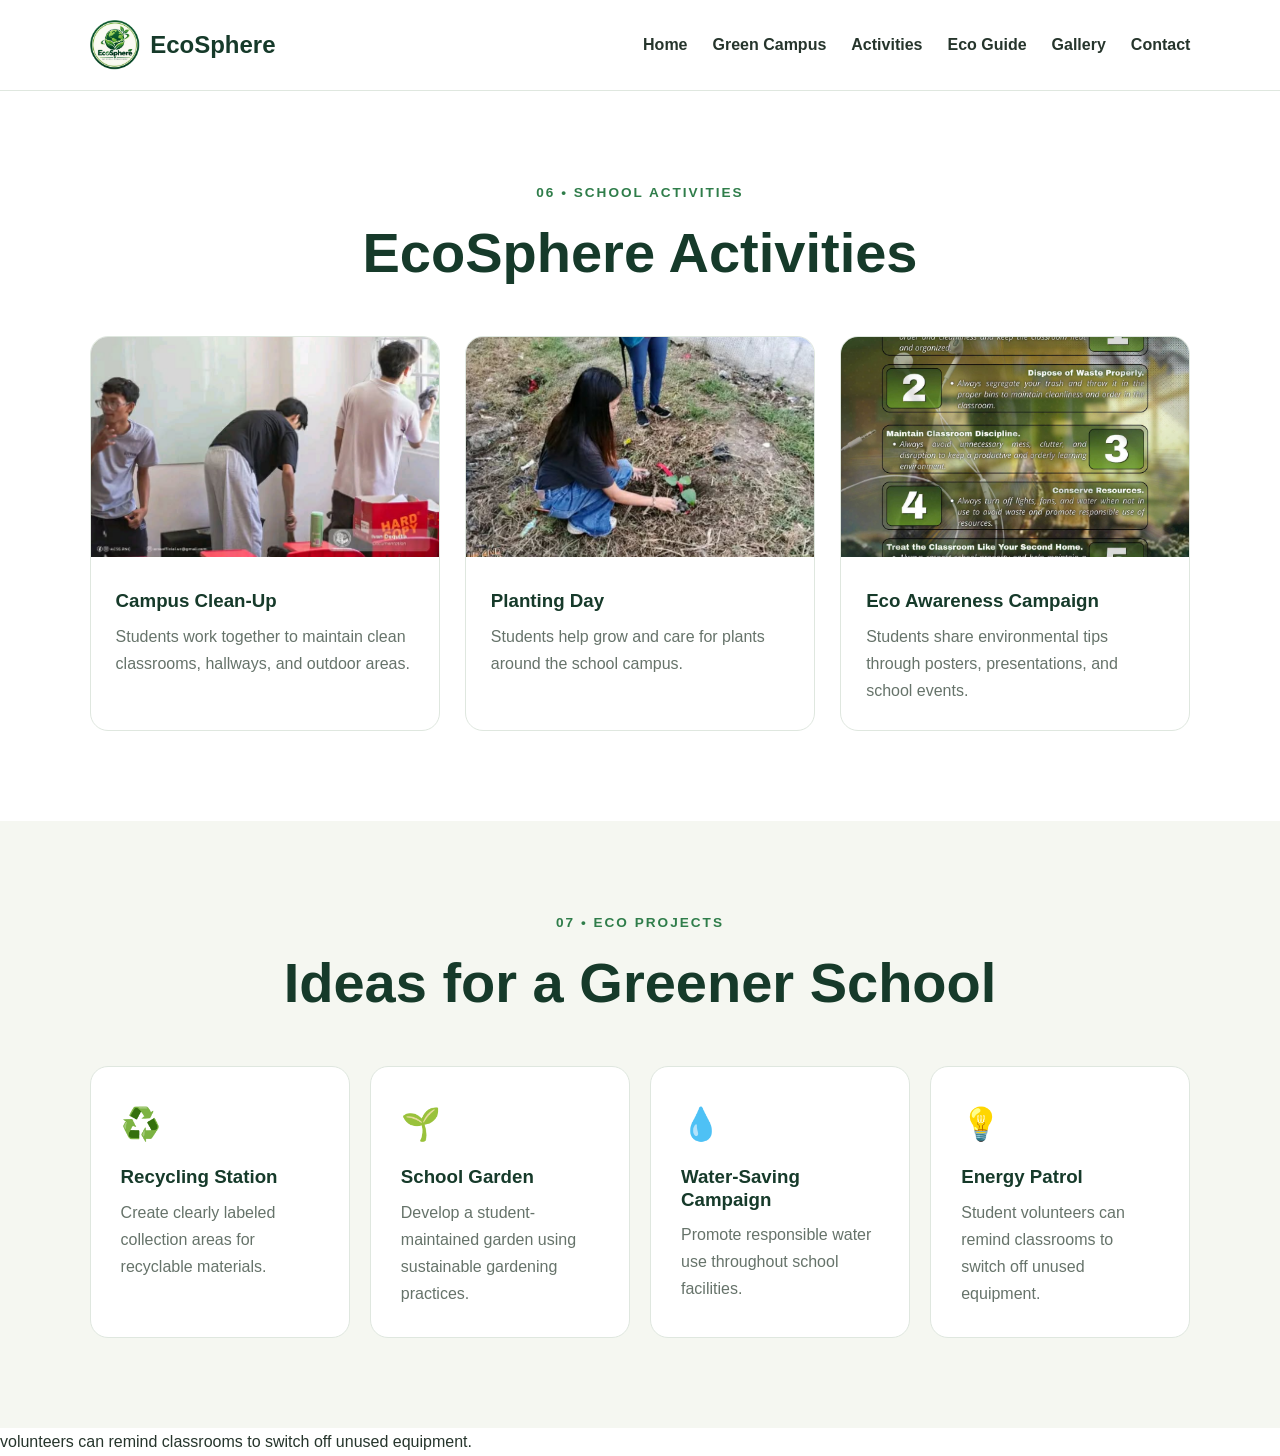
<file: activities.html>
<!DOCTYPE html>
<html lang="en">

<head>
    <meta charset="UTF-8">
    <meta name="viewport" content="width=device-width, initial-scale=1.0">

    <title>EcoSphere | Activities</title>

    <link rel="stylesheet" href="styles.css">
</head>

<body>
     
    <!-- HEADER -->

    <header class="header">

        <div class="logo">
            
                <img src="logo.png" alt="logo that resembles our website" >
            
            <h1>EcoSphere</h1>
        </div>

        <nav class="navbar">

            <a href="index.html">Home</a>
            <a href="campus.html">Green Campus</a>
            <a href="activities.html">Activities</a>
            <a href="guide.html">Eco Guide</a>
            <a href="gallery.html">Gallery</a>
            <a href="contact.html">Contact</a>

        </nav>

    </header>


<!-- ACTIVITIES -->

        <section class="section">

            <div class="section-heading">

                <p>06 • SCHOOL ACTIVITIES</p>

                <h2>EcoSphere Activities</h2>

            </div>

            <div class="activity-grid">

                <article class="activity-card">

                    <img
                        src="classroom.jpeg"
                        alt="Students participating in a community clean-up"
                    >

                    <div>

                        <h3>Campus Clean-Up</h3>

                        <p>
                            Students work together to maintain clean
                            classrooms, hallways, and outdoor areas.
                        </p>

                    </div>

                </article>


                <article class="activity-card">

                    <img
                        src="planting.jpeg"
                        alt="People planting young plants"
                    >

                    <div>

                        <h3>Planting Day</h3>

                        <p>
                            Students help grow and care for plants
                            around the school campus.
                        </p>

                    </div>

                </article>


                <article class="activity-card">

                    <img
                        src="poster.jpeg"
                        alt="Students attending an environmental event"
                    >

                    <div>

                        <h3>Eco Awareness Campaign</h3>

                        <p>
                            Students share environmental tips through
                            posters, presentations, and school events.
                        </p>

                    </div>

                </article>

            </div>

        </section>


        <!-- ================= PROJECTS ================= -->

        <section class="section light-section">

            <div class="section-heading">

                <p>07 • ECO PROJECTS</p>

                <h2>Ideas for a Greener School</h2>

            </div>

            <div class="project-grid">

                <article class="project-card">

                    <span>♻️</span>

                    <h3>Recycling Station</h3>

                    <p>
                        Create clearly labeled collection areas for
                        recyclable materials.
                    </p>

                </article>

                <article class="project-card">

                    <span>🌱</span>

                    <h3>School Garden</h3>

                    <p>
                        Develop a student-maintained garden using
                        sustainable gardening practices.
                    </p>

                </article>

                <article class="project-card">

                    <span>💧</span>

                    <h3>Water-Saving Campaign</h3>

                    <p>
                        Promote responsible water use throughout
                        school facilities.
                    </p>

                </article>

                <article class="project-card">

                    <span>💡</span>

                    <h3>Energy Patrol</h3>

                    <p>
                        Student volunteers can remind classrooms
                        to switch off unused equipment.
                    </p>

                </article>

            </div>

        </section>
</body>
</html> volunteers can remind classrooms
                        to switch off unused equipment.
                    </p>

                </article>

            </div>

        </section>
</body>
</html>
</file>
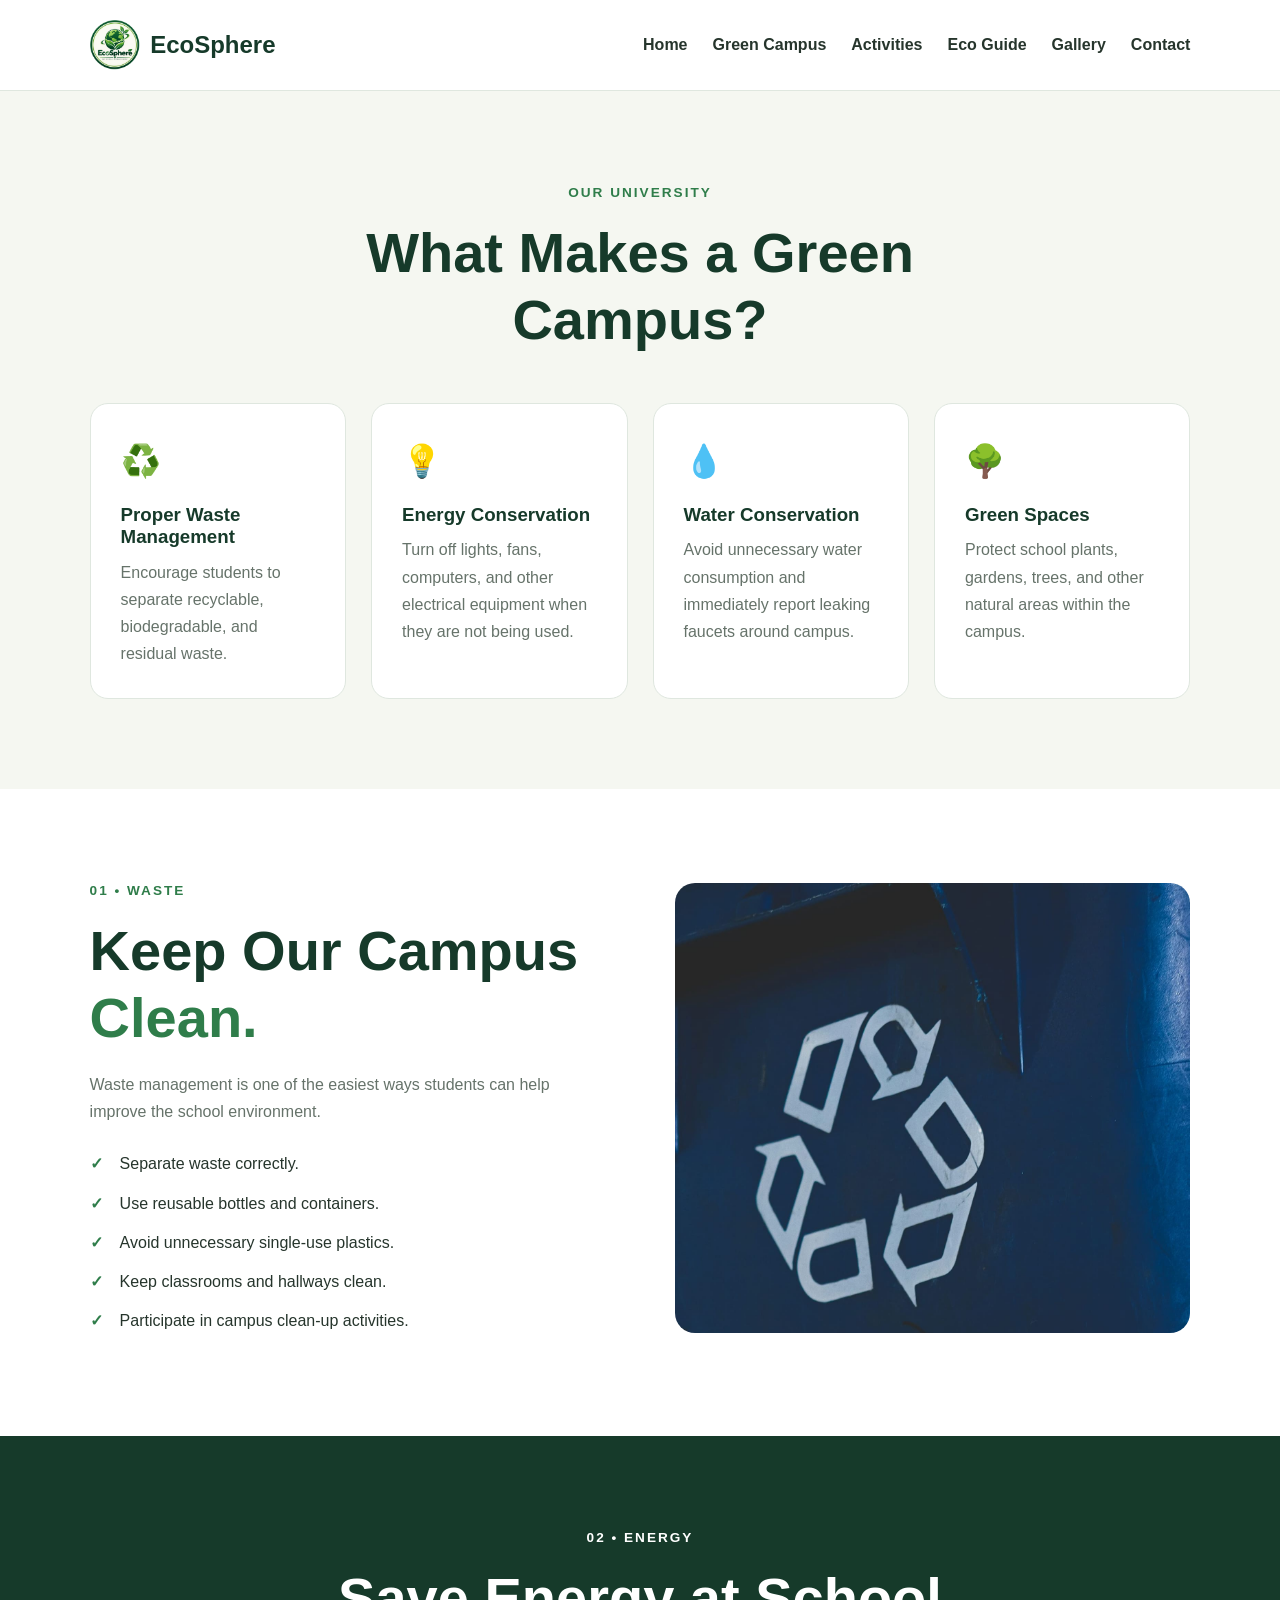
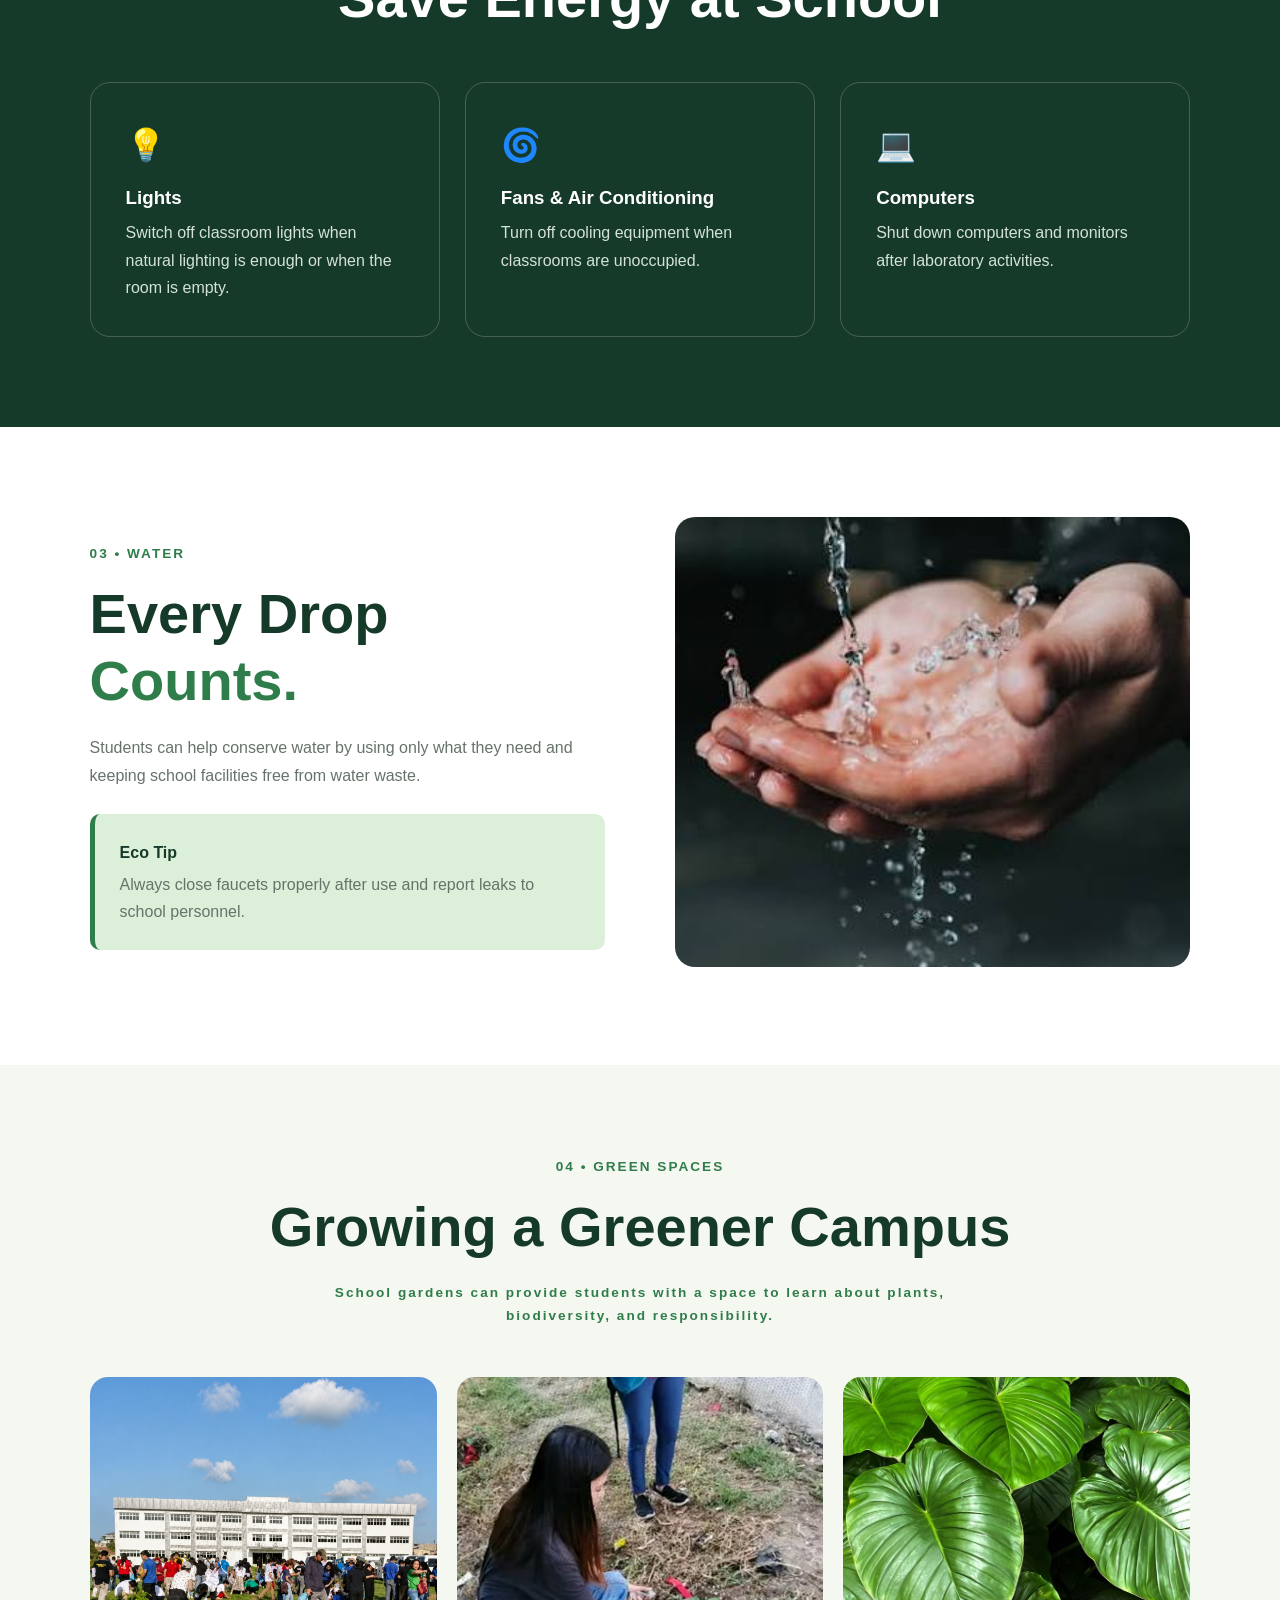
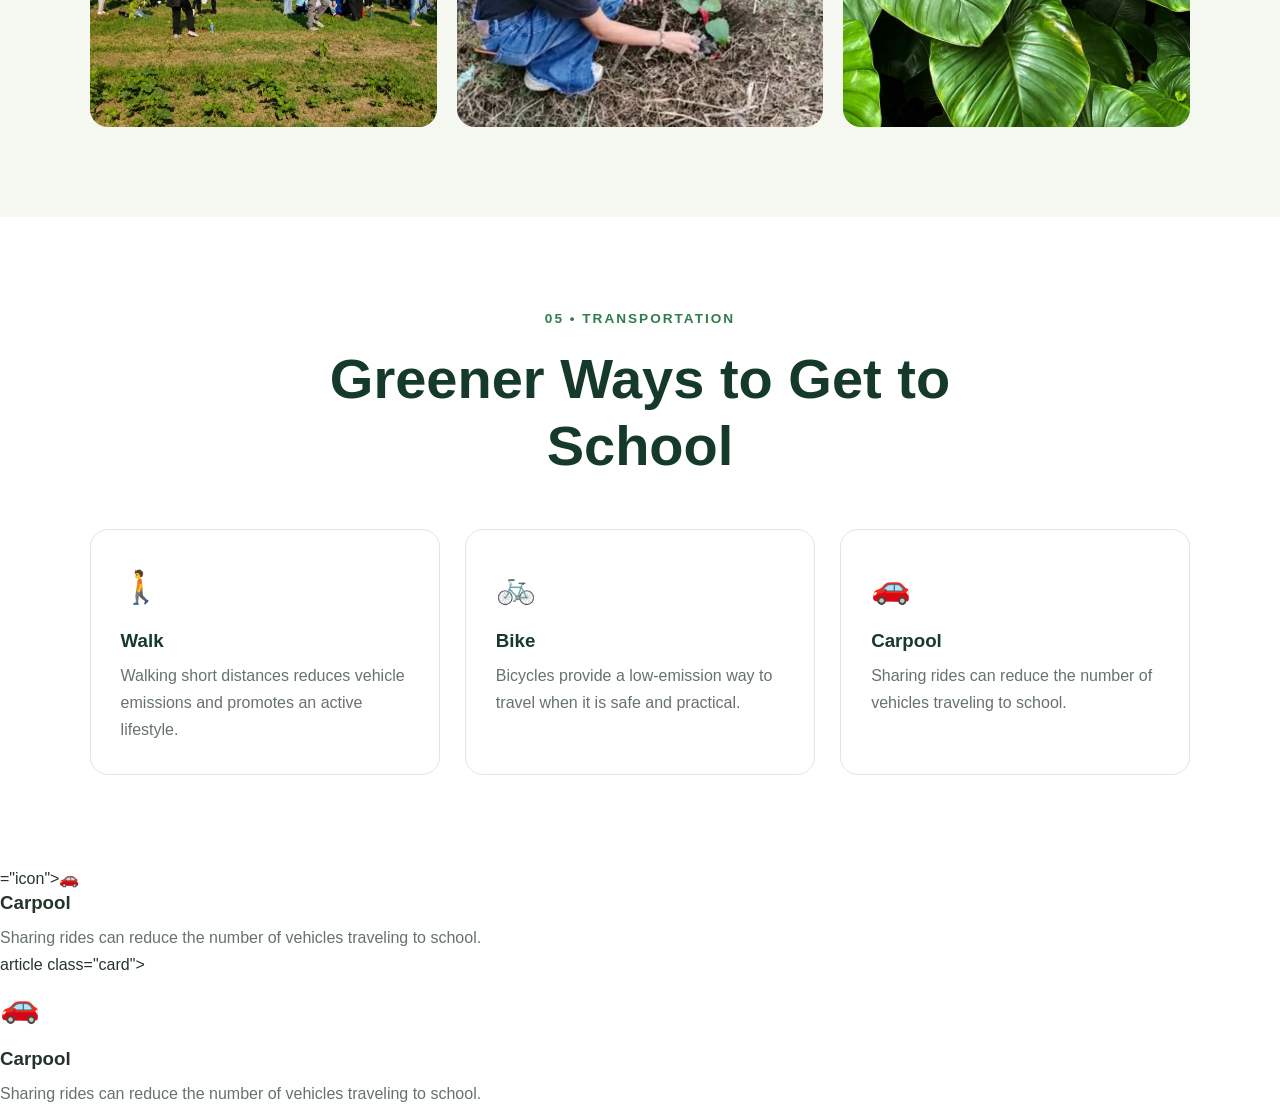
<file: campus.html>
<!DOCTYPE html>
<html lang="en">

<head>
    <meta charset="UTF-8">
    <meta name="viewport" content="width=device-width, initial-scale=1.0">

    <title>EcoSphere | Green Campus</title>

    <link rel="stylesheet" href="styles.css">
</head>

<body>
     
    <!-- HEADER -->

    <header class="header">

        <div class="logo">
            
                <img src="logo.png" alt="logo that resembles our website" >
            
            <h1>EcoSphere</h1>
        </div>

        <nav class="navbar">

            <a href="index.html">Home</a>
            <a href="campus.html">Green Campus</a>
            <a href="activities.html">Activities</a>
            <a href="guide.html">Eco Guide</a>
            <a href="gallery.html">Gallery</a>
            <a href="contact.html">Contact</a>

        </nav>

    </header>
    
    <!-- GREEN CAMPUS -->
    
    <section class="section light-section">
    
    <div class="section-heading">
    
    <p>OUR UNIVERSITY</p>
    
    <h2>What Makes a Green Campus?</h2>
    
    </div>
    
    <div class="cards">
    
    <article class="card">
    
    <div class="icon">♻️</div>
    
    <h3>Proper Waste Management</h3>
    
    <p>
    Encourage students to separate recyclable,
    biodegradable, and residual waste.
    </p>
    
    </article>
    
    
    <article class="card">
    
    <div class="icon">💡</div>
    
    <h3>Energy Conservation</h3>
    
    <p>
    Turn off lights, fans, computers, and other
    electrical equipment when they are not being used.
    </p>
    
    </article>
    
    
    <article class="card">
    
    <div class="icon">💧</div>
    
    <h3>Water Conservation</h3>
    
    <p>
    Avoid unnecessary water consumption and immediately
    report leaking faucets around campus.
    </p>
    
    </article>
    
    
    <article class="card">
    
    <div class="icon">🌳</div>
    
    <h3>Green Spaces</h3>
    
    <p>
    Protect school plants, gardens, trees, and other
    natural areas within the campus.
    </p>
    
    </article>
    
    </div>
    
    </section>
    
    <!-- WASTE -->
    
    <section class="section">
    
    <div class="two-column">
    
    <div>
    
    <p class="section-label">01 • WASTE</p>
    
    <h2>
    Keep Our Campus
    <span class="green-text">Clean.</span>
    </h2>
    
    <p>
    Waste management is one of the easiest ways students
    can help improve the school environment.
    </p>
    
    <ul class="check-list">
    
    <li>Separate waste correctly.</li>
    
    <li>Use reusable bottles and containers.</li>
    
    <li>Avoid unnecessary single-use plastics.</li>
    
    <li>Keep classrooms and hallways clean.</li>
    
    <li>Participate in campus clean-up activities.</li>
    
    </ul>
    
    </div>
    
    <div class="feature-image">
    
    <img
    src="waste.jpeg"
    alt="Recycling bins used for proper waste segregation"
    >
    
    </div>
    
    </div>
    
    </section>
    
    
    <!-- ENERGY -->
    
    <section class="section dark-section">
    
    <div class="section-heading">
    
    <p>02 • ENERGY</p>
    
    <h2>Save Energy at School</h2>
    
    </div>
    
    <div class="energy-container">
    
    <div class="energy-card">
    
    <span>💡</span>
    
    <h3>Lights</h3>
    
    <p>
    Switch off classroom lights when natural lighting
    is enough or when the room is empty.
    </p>
    
    </div>
    
    <div class="energy-card">
    
    <span>🌀</span>
    
    <h3>Fans & Air Conditioning</h3>
    
    <p>
    Turn off cooling equipment when classrooms are
    unoccupied.
    </p>
    
    </div>
    
    <div class="energy-card">
    
    <span>💻</span>
    
    <h3>Computers</h3>
    
    <p>
    Shut down computers and monitors after laboratory
    activities.
    </p>
    
    </div>
    
    </div>
    
    </section>
    
    
    <!--  WATER -->
    
    <section class="section">
    
    <div class="two-column reverse">
    
    <div class="feature-image">
    
    <img
    src="water.jpeg"
    alt="Clean water flowing from a faucet"
    >
    
    </div>
    
    <div>
    
    <p class="section-label">03 • WATER</p>
    
    <h2>
    Every Drop
    <span class="green-text">Counts.</span>
    </h2>
    
    <p>
    Students can help conserve water by using only
    what they need and keeping school facilities
    free from water waste.
    </p>
    
    <div class="tip-box">
    
    <strong>Eco Tip</strong>
    
    <p>
    Always close faucets properly after use and
    report leaks to school personnel.
    </p>
    
    </div>
    
    </div>
    
    </div>
    
    </section>
    
    
    <!-- GARDEN -->
    
    <section class="section light-section">
    
    <div class="section-heading">
    
    <p>04 • GREEN SPACES</p>
    
    <h2>Growing a Greener Campus</h2>
    
    <p>
    School gardens can provide students with a space to
    learn about plants, biodiversity, and responsibility.
    </p>
    
    </div>
    
    <div class="garden-grid">
    
    <img
    src="school.png"
    alt="Green school garden with plants"
    >
    
    <img
    src="planting.jpeg"
    alt="Students caring for plants in a garden"
    >
    
    <img
    src="halaman.jpg"
    alt="Healthy green plants growing outdoors"
    >
    
    </div>
    
    </section>
    
    
    <!-- TRANSPORT -->
    
    <section class="section">
    
    <div class="section-heading">
    
    <p>05 • TRANSPORTATION</p>
    
    <h2>Greener Ways to Get to School</h2>
    
    </div>
    
    <div class="transport-cards">
    
    <article class="card">
    
    <div class="icon">🚶</div>
    
    <h3>Walk</h3>
    
    <p>
    Walking short distances reduces vehicle emissions
    and promotes an active lifestyle.
    </p>
    
    </article>
    
    <article class="card">
    
    <div class="icon">🚲</div>
    
    <h3>Bike</h3>
    
    <p>
    Bicycles provide a low-emission way to travel
    when it is safe and practical.
    </p>
    
    </article>
    
    <article class="card">
    
    <div class="icon">🚗</div>
    
    <h3>Carpool</h3>
    
    <p>
    Sharing rides can reduce the number of vehicles
    traveling to school.
    </p>
    
    </article>
    
    </div>
    
    </section>
</body>
</html>="icon">🚗</div>
    
    <h3>Carpool</h3>
    
    <p>
    Sharing rides can reduce the number of vehicles
    traveling to school.
    </p>
    
    </article>
    
    </div>
    
    </section>
</body>
</html>article class="card">
    
    <div class="icon">🚗</div>
    
    <h3>Carpool</h3>
    
    <p>
    Sharing rides can reduce the number of vehicles
    traveling to school.
    </p>
    
    </article>
    
    </div>
    
    </section>
</body>
</html>
</file>
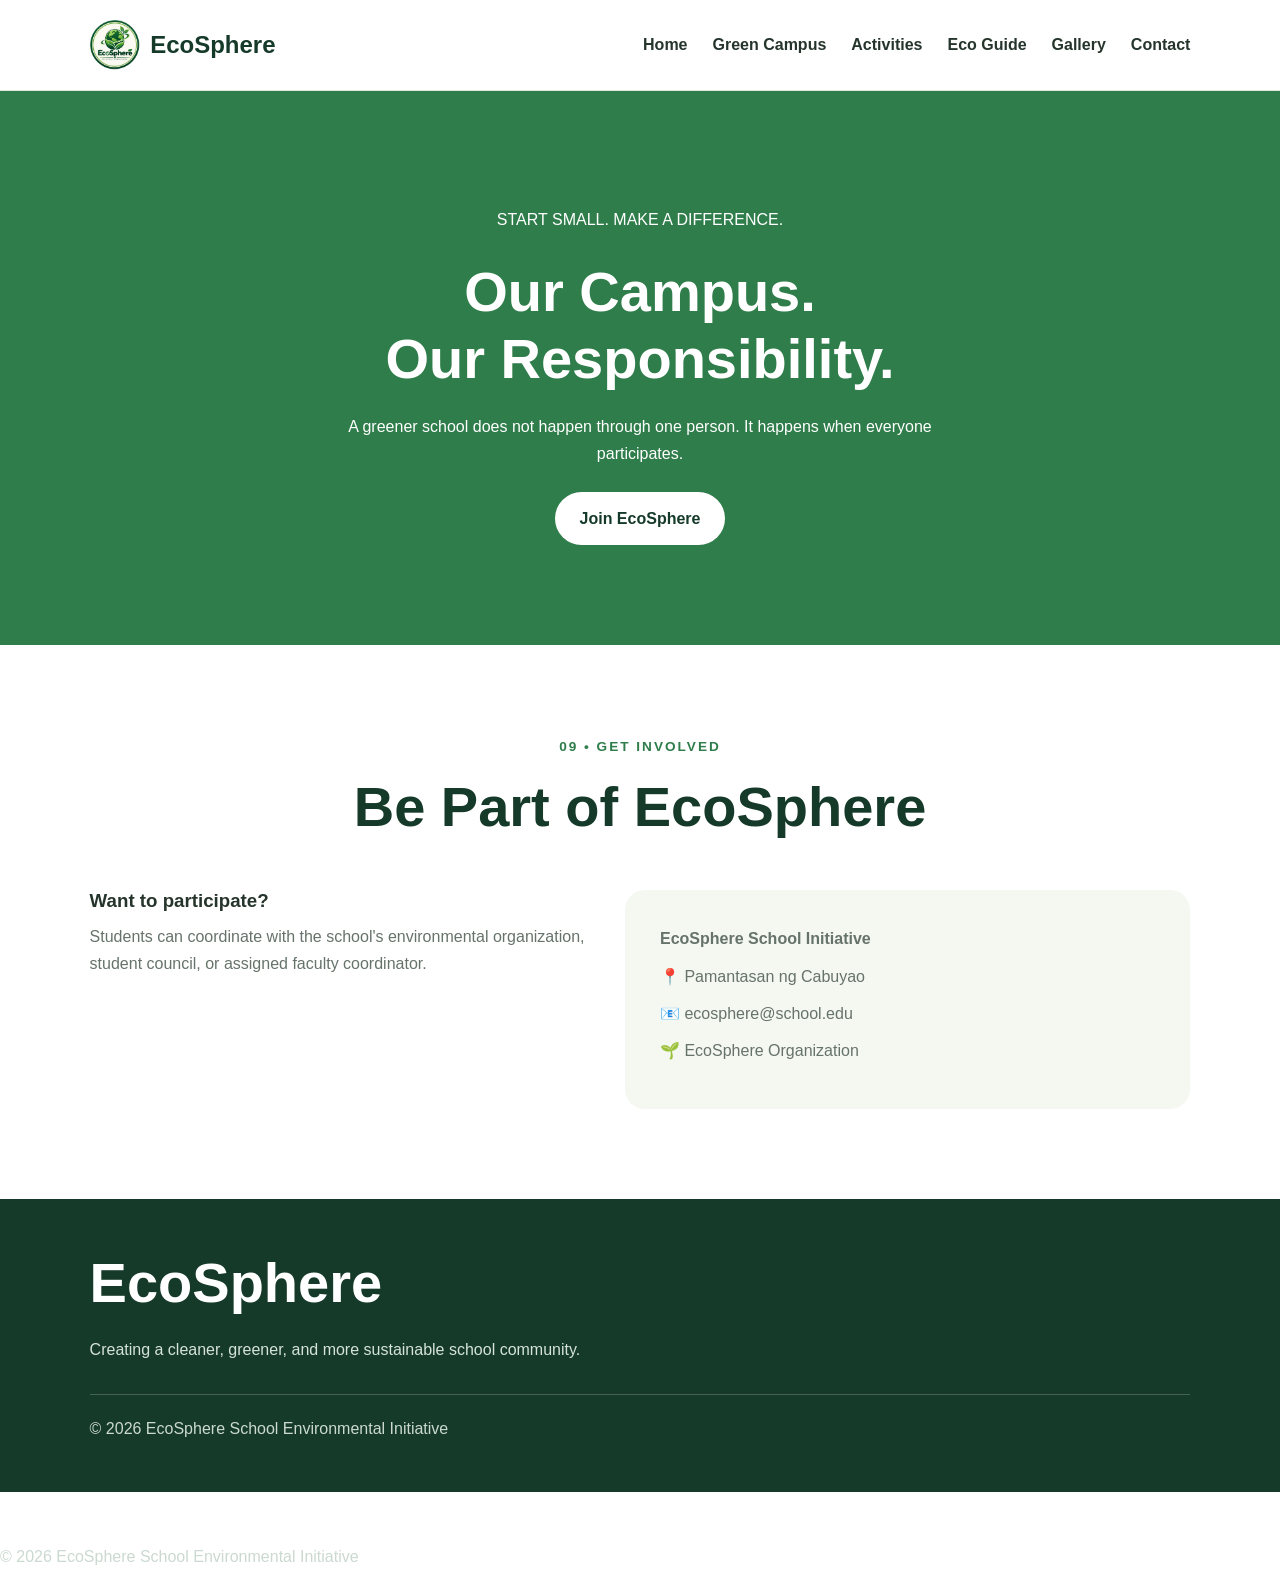
<file: contact.html>
<!DOCTYPE html>
<html lang="en">

<head>
    <meta charset="UTF-8">
    <meta name="viewport" content="width=device-width, initial-scale=1.0">

    <title>EcoSphere | Contact</title>

    <link rel="stylesheet" href="styles.css">
</head>

<body>
     
    <!-- HEADER -->

    <header class="header">

        <div class="logo">
            
                <img src="logo.png" alt="logo that resembles our website" >
            
            <h1>EcoSphere</h1>
        </div>

        <nav class="navbar">

            <a href="index.html">Home</a>
            <a href="campus.html">Green Campus</a>
            <a href="activities.html">Activities</a>
            <a href="guide.html">Eco Guide</a>
            <a href="gallery.html">Gallery</a>
            <a href="contact.html">Contact</a>

        </nav>

    </header>


<!-- CALL TO ACTION -->

        <section class="cta">

            <div>

                <p>START SMALL. MAKE A DIFFERENCE.</p>

                <h2>
                    Our Campus.
                    <br>
                    Our Responsibility.
                </h2>

                <p>
                    A greener school does not happen through one person.
                    It happens when everyone participates.
                </p>

                <a href="#contact" class="btn primary">
                    Join EcoSphere
                </a>

            </div>

        </section>

<!-- CONTACT -->

        <section id="contact" class="section contact">

            <div class="section-heading">

                <p>09 • GET INVOLVED</p>

                <h2>Be Part of EcoSphere</h2>

            </div>

            <div class="contact-container">

                <div>

                    <h3>Want to participate?</h3>

                    <p>
                        Students can coordinate with the school's
                        environmental organization, student council,
                        or assigned faculty coordinator.
                    </p>

                </div>

                <div class="contact-card">

                    <p><strong>EcoSphere School Initiative</strong></p>

                    <p>📍 Pamantasan ng Cabuyao</p>

                    <p>📧 ecosphere@school.edu</p>

                    <p>🌱 EcoSphere Organization</p>

                </div>

            </div>

        </section>

    </main>


    <!-- FOOTER -->

    <footer>

        <div class="footer-content">

            <h2> EcoSphere</h2>

            <p>
                Creating a cleaner, greener, and more sustainable
                school community.
            </p>

        </div>

        <p class="copyright">
            © 2026 EcoSphere School Environmental Initiative
        </p>

    </footer>

</body>
</html>      <p class="copyright">
            © 2026 EcoSphere School Environmental Initiative
        </p>

    </footer>

</body>
</html>
</file>
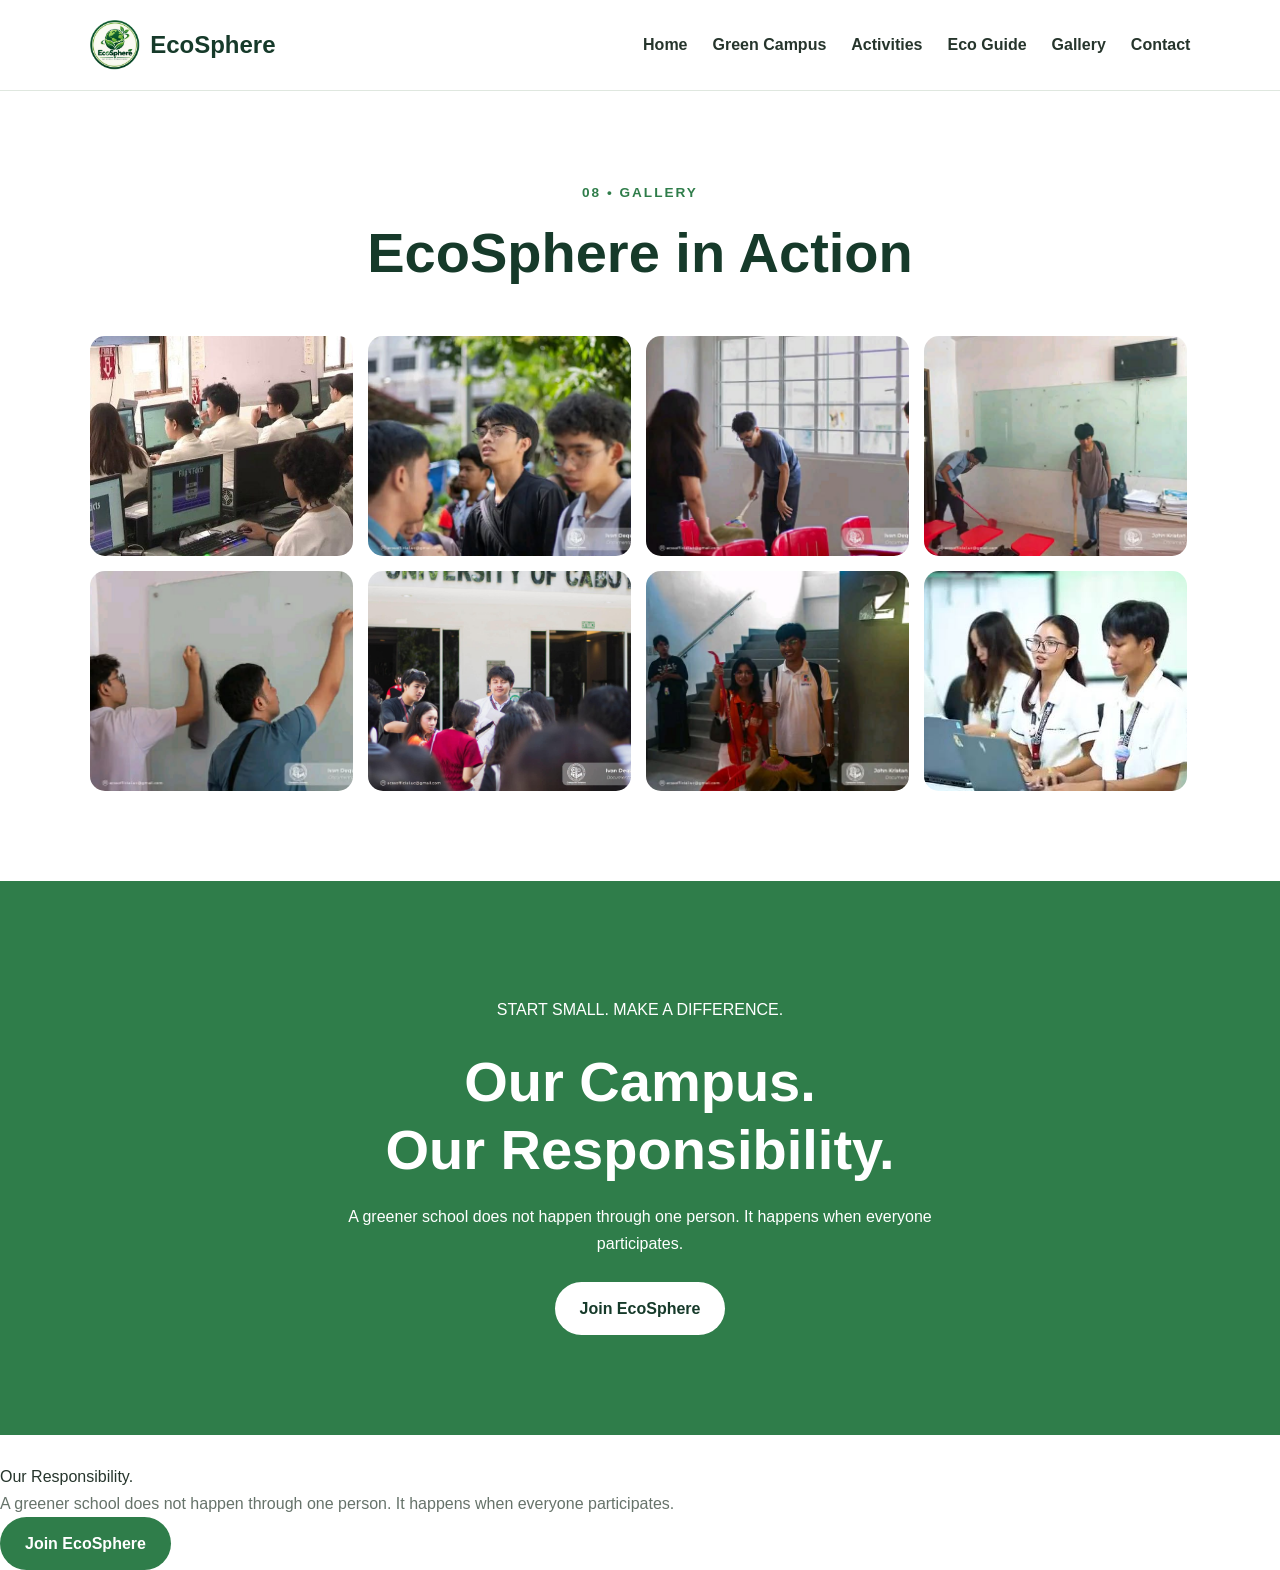
<file: gallery.html>
<!DOCTYPE html>
<html lang="en">

<head>
    <meta charset="UTF-8">
    <meta name="viewport" content="width=device-width, initial-scale=1.0">

    <title>EcoSphere | Gallery</title>

    <link rel="stylesheet" href="styles.css">
</head>

<body>
     
    <!-- HEADER -->

    <header class="header">

        <div class="logo">
            
                <img src="logo.png" alt="logo that resembles our website" >
            
            <h1>EcoSphere</h1>
        </div>

        <nav class="navbar">

            <a href="index.html">Home</a>
            <a href="campus.html">Green Campus</a>
            <a href="activities.html">Activities</a>
            <a href="guide.html">Eco Guide</a>
            <a href="gallery.html">Gallery</a>
            <a href="contact.html">Contact</a>

        </nav>

    </header>


<!-- GALLERY -->

        <section id="gallery" class="section">

            <div class="section-heading">

                <p>08 • GALLERY</p>

                <h2>EcoSphere in Action</h2>

            </div>

            <div class="gallery">

                <img
                src="learning.jpeg"
                alt="Students learning together in a classroom"
                >
                
                <img
                src="participating.jpeg"
                alt="Students participating in a school activity"
                >
                
                <img
                src="working.jpeg"
                alt="Students working together at school"
                >
                
                <img
                src="interior.jpeg"
                alt="School classroom interior"
                >
                
                <img
                src="inside.jpeg"
                alt="Students inside a classroom"
                >
                
                <img
                src="outside.jpeg"
                alt="Students walking around a school campus"
                >
                
                <img
                src="university.jpeg"
                alt="Students walking on a university campus"
                >
                
                <img
                src="together.jpeg"
                alt="Students studying together"
                >

            </div>

        </section>


        
</body>
</html>        
        <section class="cta">

            <div>

                <p>START SMALL. MAKE A DIFFERENCE.</p>

                <h2>
                    Our Campus.
                    <br>
                    Our Responsibility.
                </h2>

                <p>
                    A greener school does not happen through one person.
                    It happens when everyone participates.
                </p>

                <a href="#contact" class="btn primary">
                    Join EcoSphere
                </a>

            </div>

        </section>
</body>
</html>           <br>
                    Our Responsibility.
                </h2>

                <p>
                    A greener school does not happen through one person.
                    It happens when everyone participates.
                </p>

                <a href="#contact" class="btn primary">
                    Join EcoSphere
                </a>

            </div>

        </section>
</body>
</html>
</file>
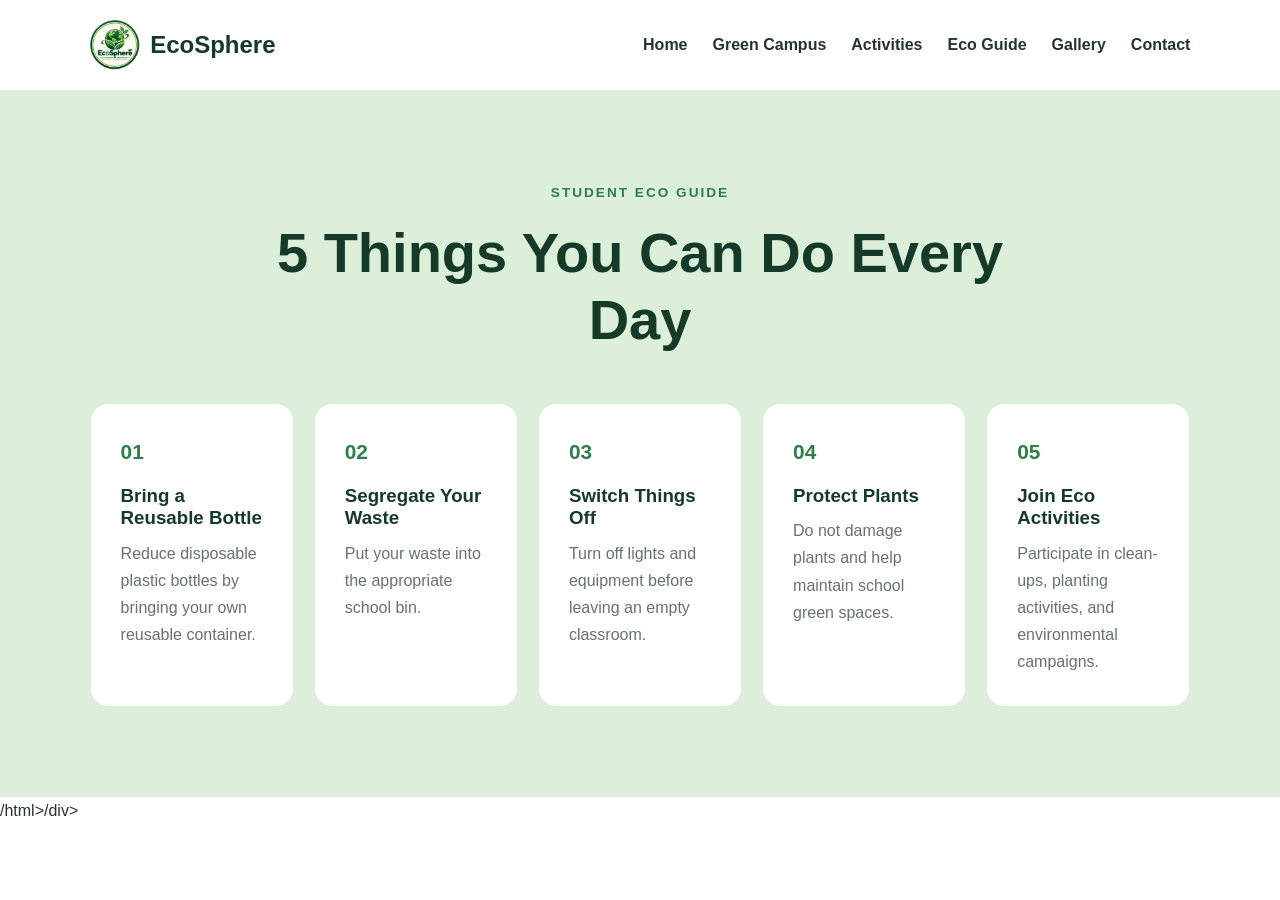
<file: guide.html>
<!DOCTYPE html>
<html lang="en">

<head>
    <meta charset="UTF-8">
    <meta name="viewport" content="width=device-width, initial-scale=1.0">

    <title>EcoSphere | Eco Guide</title>

    <link rel="stylesheet" href="styles.css">
</head>

<body>
     
    <!--HEADER -->

    <header class="header">

        <div class="logo">
            
                <img src="logo.png" alt="logo that resembles our website" >
            
            <h1>EcoSphere</h1>
        </div>

        <nav class="navbar">

            <a href="index.html">Home</a>
            <a href="campus.html">Green Campus</a>
            <a href="activities.html">Activities</a>
            <a href="guide.html">Eco Guide</a>
            <a href="gallery.html">Gallery</a>
            <a href="contact.html">Contact</a>

        </nav>

    </header>


<!-- ECO GUIDE -->

        <section id="guide" class="section guide-section">

            <div class="section-heading">

                <p>STUDENT ECO GUIDE</p>

                <h2>5 Things You Can Do Every Day</h2>

            </div>

            <div class="steps">

                <div class="step">

                    <span>01</span>

                    <h3>Bring a Reusable Bottle</h3>

                    <p>
                        Reduce disposable plastic bottles by bringing
                        your own reusable container.
                    </p>

                </div>

                <div class="step">

                    <span>02</span>

                    <h3>Segregate Your Waste</h3>

                    <p>
                        Put your waste into the appropriate school bin.
                    </p>

                </div>

                <div class="step">

                    <span>03</span>

                    <h3>Switch Things Off</h3>

                    <p>
                        Turn off lights and equipment before leaving
                        an empty classroom.
                    </p>

                </div>

                <div class="step">

                    <span>04</span>

                    <h3>Protect Plants</h3>

                    <p>
                        Do not damage plants and help maintain school
                        green spaces.
                    </p>

                </div>

                <div class="step">

                    <span>05</span>

                    <h3>Join Eco Activities</h3>

                    <p>
                        Participate in clean-ups, planting activities,
                        and environmental campaigns.
                    </p>

                </div>

            

        </section>
</body>
</html>/html>/div>

            </div>

        </section>
</body>
</html>
</file>
<file: styles.css>
/* =========================================
   ECOSPHERE
   Main Stylesheet
   ========================================= */


/* ---------- ROOT VARIABLES ---------- */

:root {

    --dark-green: #163a2a;
    --green: #2f7d4a;
    --light-green: #dcefd9;

    --cream: #f5f7f1;
    --white: #ffffff;

    --brown: #765b3d;
    --text: #26352c;
    --gray: #66736a;

    --border: #dfe7df;

}


/* ---------- BASIC RESET ---------- */

* {
    margin: 0;
    padding: 0;
    box-sizing: border-box;
}


html {
    scroll-behavior: smooth;
}


body {

    font-family: Arial, Helvetica, sans-serif;

    background: var(--white);

    color: var(--text);

    line-height: 1.7;

}


/* ---------- TYPOGRAPHY ---------- */

h1,
h2,
h3 {

    line-height: 1.2;

}


h1 {
    font-size: 1.5rem;
}


h2 {

    font-size: clamp(2rem, 5vw, 3.5rem);

    margin-bottom: 20px;

}


h3 {
    margin-bottom: 10px;
}


p {
    color: var(--gray);
}


/* ---------- HEADER ---------- */

.header {

    width: 100%;

    display: flex;

    justify-content: space-between;

    align-items: center;

    padding: 20px 7%;

    background: var(--white);

    border-bottom: 1px solid var(--border);

    position: sticky;

    top: 0;

    z-index: 100;

}


.logo {

    display: flex;

    align-items: center;

    gap: 10px;

    color: var(--dark-green);

}


.logo img {

    width: 100%;
    
    height: 50px;

}


.navbar {

    display: flex;

    align-items: center;

    gap: 25px;

}


.navbar a {

    color: var(--text);

    text-decoration: none;

    font-weight: 600;

    transition: 0.3s;

}


.navbar a:hover {

    color: var(--green);

}


/* ---------- HERO ---------- */

.hero {

    min-height: 80vh;

    display: flex;

    align-items: center;

    gap: 60px;

    padding: 80px 7%;

    background: var(--cream);

}


.hero-content {

    flex: 1;

}


.hero-content h2 {

    color: var(--dark-green);

}


.hero-content h2 span {

    color: var(--green);

}


.small-title,
.section-heading p,
.section-label {

    color: var(--green);

    font-size: 0.85rem;

    font-weight: bold;

    letter-spacing: 2px;

    margin-bottom: 15px;

}


.hero-content > p {

    max-width: 650px;

    margin-bottom: 30px;

}


.hero-image {

    flex: 1;

}


.hero-image img {

    width: 100%;

    height: 500px;

    object-fit: cover;

    border-radius: 25px;

    box-shadow: 0 20px 40px rgba(0, 0, 0, 0.12);

}


/* ---------- BUTTONS ---------- */

.hero-buttons {

    display: flex;

    gap: 15px;

    flex-wrap: wrap;

}


.btn {

    display: inline-block;

    padding: 13px 25px;

    border-radius: 30px;

    text-decoration: none;

    font-weight: bold;

    transition: 0.3s;

}


.btn.primary {

    background: var(--green);

    color: white;

}


.btn.secondary {

    background: transparent;

    color: var(--green);

    border: 2px solid var(--green);

}


.btn:hover {

    transform: translateY(-4px);

}


.btn.primary:hover {

    background: var(--dark-green);

}


.btn.secondary:hover {

    background: var(--green);

    color: white;

}


/* ---------- SECTIONS ---------- */

.section {

    padding: 90px 7%;

}


.light-section {

    background: var(--cream);

}


.section-heading {

    max-width: 750px;

    margin: 0 auto 50px;

    text-align: center;

}


.section-heading h2 {

    color: var(--dark-green);

}


.section-heading > p:last-child {

    max-width: 650px;

    margin: auto;

}


/* ---------- ABOUT ---------- */

.about-container {

    display: flex;

    gap: 40px;

    align-items: stretch;

}


.about-text {

    flex: 2;

}


.about-text p {

    margin-bottom: 20px;

}


.about-card {

    flex: 1;

    background: var(--dark-green);

    color: white;

    padding: 40px;

    border-radius: 20px;

}


.about-card h3 {

    color: white;

}


.about-card p {

    color: #d7e5db;

}


/* ---------- CARDS ---------- */

.cards,
.transport-cards {

    display: flex;

    gap: 25px;

    flex-wrap: wrap;

}


.card {

    flex: 1 1 220px;

    padding: 30px;

    background: white;

    border: 1px solid var(--border);

    border-radius: 18px;

    transition: 0.3s;

}


.card:hover {

    transform: translateY(-8px);

    box-shadow: 0 15px 35px rgba(0, 0, 0, 0.08);

}


.icon {

    font-size: 2rem;

    margin-bottom: 15px;

}


.card h3 {

    color: var(--dark-green);

}


/* ---------- TWO COLUMN ---------- */

.two-column {

    display: flex;

    align-items: center;

    gap: 70px;

}


.two-column > div {

    flex: 1;

}


.two-column h2 {

    color: var(--dark-green);

}


.green-text {

    color: var(--green);

}


.feature-image img {

    width: 100%;

    height: 450px;

    object-fit: cover;

    border-radius: 20px;

}


.reverse {

    flex-direction: row-reverse;

}


/* ---------- LIST ---------- */

.check-list {

    list-style: none;

    margin-top: 25px;

}


.check-list li {

    margin-bottom: 12px;

    padding-left: 30px;

    position: relative;

}


.check-list li::before {

    content: "✓";

    position: absolute;

    left: 0;

    color: var(--green);

    font-weight: bold;

}


/* ---------- DARK SECTION ---------- */

.dark-section {

    background: var(--dark-green);

}


.dark-section h2,
.dark-section p {

    color: white;

}


.energy-container {

    display: flex;

    gap: 25px;

    flex-wrap: wrap;

}


.energy-card {

    flex: 1;

    min-width: 220px;

    padding: 35px;

    border: 1px solid rgba(255, 255, 255, 0.2);

    border-radius: 20px;

}


.energy-card span {

    font-size: 2rem;

}


.energy-card h3 {

    color: white;

    margin-top: 15px;

}


.energy-card p {

    color: #d4e2d8;

}


/* ---------- TIP BOX ---------- */

.tip-box {

    margin-top: 25px;

    padding: 25px;

    border-left: 5px solid var(--green);

    background: var(--light-green);

    border-radius: 10px;

}


.tip-box strong {

    color: var(--dark-green);

}


.tip-box p {

    margin-top: 5px;

}


/* ---------- GARDEN ---------- */

.garden-grid {

    display: flex;

    gap: 20px;

}


.garden-grid img {

    width: 33.333%;

    height: 350px;

    object-fit: cover;

    border-radius: 18px;

    transition: 0.3s;

}


.garden-grid img:hover {

    transform: scale(1.03);

}


/* ---------- GUIDE ---------- */

.guide-section {

    background: var(--light-green);

}


.steps {

    display: flex;

    gap: 20px;

    flex-wrap: wrap;

}


.step {

    flex: 1 1 180px;

    padding: 30px;

    background: white;

    border-radius: 18px;

    border: 1px solid var(--border);

}


.step span {

    color: var(--green);

    font-weight: bold;

    font-size: 1.3rem;

}


.step h3 {

    margin-top: 15px;

    color: var(--dark-green);

}


/* ---------- ACTIVITIES ---------- */

.activity-grid {

    display: flex;

    gap: 25px;

    flex-wrap: wrap;

}


.activity-card {

    flex: 1 1 280px;

    background: white;

    border-radius: 18px;

    overflow: hidden;

    border: 1px solid var(--border);

    transition: 0.3s;

}


.activity-card:hover {

    transform: translateY(-8px);

    box-shadow: 0 15px 35px rgba(0, 0, 0, 0.1);

}


.activity-card img {

    width: 100%;

    height: 220px;

    object-fit: cover;

}


.activity-card div {

    padding: 25px;

}


.activity-card h3 {

    color: var(--dark-green);

}


/* ---------- PROJECTS ---------- */

.project-grid {

    display: flex;

    gap: 20px;

    flex-wrap: wrap;

}


.project-card {

    flex: 1 1 220px;

    padding: 30px;

    background: white;

    border-radius: 18px;

    border: 1px solid var(--border);

}


.project-card span {

    font-size: 2rem;

}


.project-card h3 {

    color: var(--dark-green);

    margin-top: 15px;

}


/* ---------- GALLERY ---------- */

.gallery {

    display: flex;

    flex-wrap: wrap;

    gap: 15px;

}


.gallery img {

    width: calc(25% - 12px);

    height: 220px;

    object-fit: cover;

    border-radius: 15px;

    transition: 0.3s;

}


.gallery img:hover {

    transform: scale(1.04);

    filter: brightness(0.85);

}


/* ---------- CTA ---------- */

.cta {

    padding: 100px 7%;

    background: var(--green);

    text-align: center;

}


.cta h2,
.cta p {

    color: white;

}


.cta p {

    max-width: 650px;

    margin: 15px auto 25px;

}


.cta .primary {

    background: white;

    color: var(--dark-green);

}


/* ---------- CONTACT ---------- */

.contact-container {

    display: flex;

    gap: 40px;

}


.contact-container > div {

    flex: 1;

}


.contact-card {

    background: var(--cream);

    padding: 35px;

    border-radius: 20px;

}


.contact-card p {

    margin-bottom: 10px;

}


/* ---------- FOOTER ---------- */

footer {

    background: var(--dark-green);

    padding: 50px 7%;

    color: white;

}


.footer-content {

    max-width: 600px;

}


.footer-content h2 {

    color: white;

}


.footer-content p {

    color: #d5e3da;

}


.copyright {

    margin-top: 30px;

    padding-top: 20px;

    border-top: 1px solid rgba(255, 255, 255, 0.2);

    color: #cbd9d0;

}


/* =========================================
   RESPONSIVE DESIGN
   ========================================= */

@media (max-width: 900px) {

    .header {

        flex-direction: column;

        gap: 15px;

    }


    .navbar {

        flex-wrap: wrap;

        justify-content: center;

    }


    .hero {

        flex-direction: column;

    }


    .hero-image {

        width: 100%;

    }


    .two-column,
    .reverse {

        flex-direction: column;

    }


    .about-container {

        flex-direction: column;

    }


    .garden-grid {

        flex-wrap: wrap;

    }


    .garden-grid img {

        width: calc(50% - 10px);

    }


    .gallery img {

        width: calc(50% - 8px);

    }

}


@media (max-width: 600px) {

    .section {

        padding: 60px 5%;

    }


    .hero {

        padding: 60px 5%;

    }


    .hero-image img {

        height: 350px;

    }


    .navbar {

        gap: 12px;

    }


    .navbar a {

        font-size: 0.85rem;

    }


    .garden-grid img,
    .gallery img {

        width: 100%;

    }


    .contact-container {

        flex-direction: column;

    }

}}
</file>
